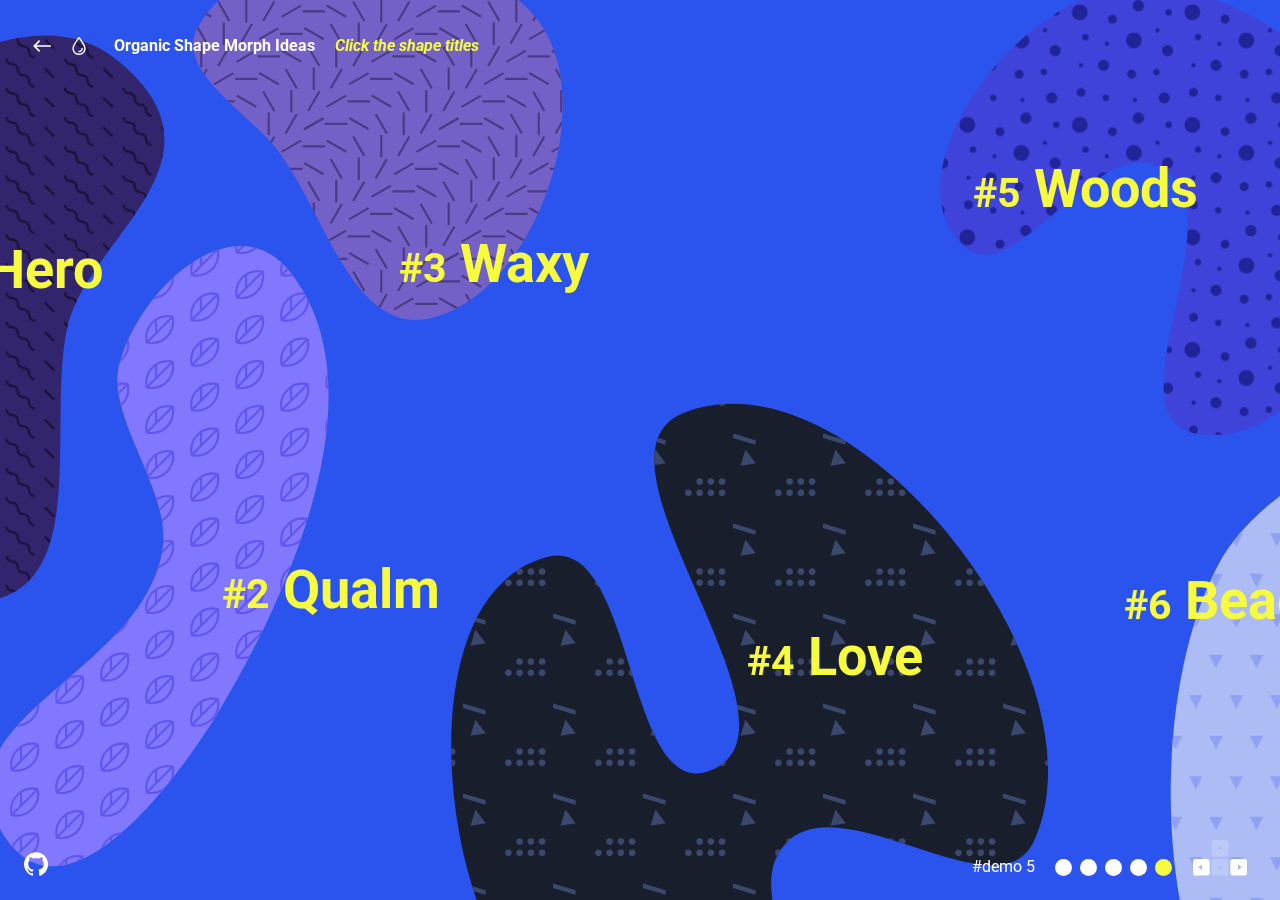
<file: index5.html>
<!DOCTYPE html>
<html lang="en" class="no-js">
	<head>
		<meta charset="UTF-8" />
		<meta name="viewport" content="width=device-width, initial-scale=1">
		<title>Organic Shape Morph Ideas | Demo 5 | Codrops</title>
		<meta name="description" content="Ideas for decorative organic shape animations" />
		<meta name="keywords" content="animation, svg, organic, morphing, shapes, css, javascript, web design, web dev" />
		<meta name="author" content="Codrops" />
		<link rel="shortcut icon" href="favicon.ico">
		<link href="https://fonts.googleapis.com/css?family=Roboto:400,700,700i" rel="stylesheet">
		<link rel="stylesheet" type="text/css" href="css/normalize.css" />
		<link rel="stylesheet" type="text/css" href="css/demo.css" />
		<link rel="stylesheet" type="text/css" href="css/demo5.css" />
		<script>document.documentElement.className="js";var supportsCssVars=function(){var e,t=document.createElement("style");return t.innerHTML="root: { --tmp-var: bold; }",document.head.appendChild(t),e=!!(window.CSS&&window.CSS.supports&&window.CSS.supports("font-weight","var(--tmp-var)")),t.parentNode.removeChild(t),e};supportsCssVars()||alert("Please view this demo in a modern browser that supports CSS Variables.");</script>
	</head>
	<body class="demo-5">
		<svg class="hidden">
			<symbol id="icon-arrow" viewBox="0 0 24 24">
				<title>arrow</title>
				<polygon points="6.3,12.8 20.9,12.8 20.9,11.2 6.3,11.2 10.2,7.2 9,6 3.1,12 9,18 10.2,16.8 "/>
			</symbol>
			<symbol id="icon-drop" viewBox="0 0 24 24">
				<title>drop</title>
				<path d="M12,21c-3.6,0-6.6-3-6.6-6.6C5.4,11,10.8,4,11.4,3.2C11.6,3.1,11.8,3,12,3s0.4,0.1,0.6,0.3c0.6,0.8,6.1,7.8,6.1,11.2C18.6,18.1,15.6,21,12,21zM12,4.8c-1.8,2.4-5.2,7.4-5.2,9.6c0,2.9,2.3,5.2,5.2,5.2s5.2-2.3,5.2-5.2C17.2,12.2,13.8,7.3,12,4.8z"/><path d="M12,18.2c-0.4,0-0.7-0.3-0.7-0.7s0.3-0.7,0.7-0.7c1.3,0,2.4-1.1,2.4-2.4c0-0.4,0.3-0.7,0.7-0.7c0.4,0,0.7,0.3,0.7,0.7C15.8,16.5,14.1,18.2,12,18.2z"/>
			</symbol>
			<symbol id="icon-github" viewBox="0 0 32.6 31.8">
				<title>github</title>
				<path d="M16.3,0C7.3,0,0,7.3,0,16.3c0,7.2,4.7,13.3,11.1,15.5c0.8,0.1,1.1-0.4,1.1-0.8c0-0.4,0-1.4,0-2.8c-4.5,1-5.5-2.2-5.5-2.2c-0.7-1.9-1.8-2.4-1.8-2.4c-1.5-1,0.1-1,0.1-1c1.6,0.1,2.5,1.7,2.5,1.7c1.5,2.5,3.8,1.8,4.7,1.4c0.1-1.1,0.6-1.8,1-2.2c-3.6-0.4-7.4-1.8-7.4-8.1c0-1.8,0.6-3.2,1.7-4.4C7.4,10.7,6.8,9,7.7,6.8c0,0,1.4-0.4,4.5,1.7c1.3-0.4,2.7-0.5,4.1-0.5c1.4,0,2.8,0.2,4.1,0.5c3.1-2.1,4.5-1.7,4.5-1.7c0.9,2.2,0.3,3.9,0.2,4.3c1,1.1,1.7,2.6,1.7,4.4c0,6.3-3.8,7.6-7.4,8c0.6,0.5,1.1,1.5,1.1,3c0,2.2,0,3.9,0,4.5c0,0.4,0.3,0.9,1.1,0.8c6.5-2.2,11.1-8.3,11.1-15.5C32.6,7.3,25.3,0,16.3,0z"/>
			</symbol>
			<symbol id="icon-keyboard" viewBox="0 0 100 70">
				<title>keyboard</title>
				<!-- https://thenounproject.com/term/keyboard/783/ by Paul te Kortschot from the Noun Project -->
				<path d="M 60.94,1.83 39.22,1.83 C 36.71,1.83 34.67,3.86 34.67,6.376 L 34.67,28.1 C 34.67,30.61 36.71,32.65 39.22,32.65 L 60.94,32.65 C 63.45,32.65 65.5,30.61 65.5,28.1 L 65.5,6.376 C 65.5,3.86 63.45,1.83 60.94,1.83 Z M 44.79,18.63 50.08,11.74 55.37,18.63 Z" opacity="0.2"/>
				<path d="M 60.86,36.75 39.14,36.75 C 36.63,36.75 34.59,38.79 34.59,41.3 L 34.59,63.02 C 34.59,65.53 36.63,67.57 39.14,67.57 L 60.86,67.57 C 63.38,67.57 65.41,65.53 65.41,63.02 L 65.41,41.3 C 65.42,38.79 63.38,36.75 60.86,36.75 Z M 50.08,57.45 44.79,50.55 55.37,50.55 Z" opacity="0.2" />
				<path d="M 95.45,36.75 73.73,36.75 C 71.22,36.75 69.18,38.79 69.18,41.3 L 69.18,63.02 C 69.18,65.53 71.22,67.57 73.73,67.57 L 95.45,67.57 C 97.97,67.57 100,65.53 100,63.02 L 100,41.3 C 100,38.79 97.97,36.75 95.45,36.75 Z M 83.4,57.45 83.4,46.86 90.3,52.16 Z" />
				<path d="M 26.27,36.75 4.55,36.75 C 2.037,36.75 0,38.79 0,41.3 L 0,63.02 C 0,65.53 2.037,67.57 4.55,67.57 L 26.27,67.57 C 28.78,67.57 30.82,65.53 30.82,63.02 L 30.82,41.3 C 30.82,38.79 28.78,36.75 26.27,36.75 Z M 16.69,57.45 9.79,52.16 16.69,46.86 Z" />
			</symbol>
			<symbol id="icon-close" viewBox="0 0 24 24">
				<title>close</title>
				<path d="M 5.5,2.5 C 5.372,2.5 5.244,2.549 5.146,2.646 L 2.646,5.146 C 2.451,5.341 2.451,5.659 2.646,5.854 L 8.793,12 2.646,18.15 C 2.451,18.34 2.451,18.66 2.646,18.85 L 5.146,21.35 C 5.341,21.55 5.659,21.55 5.854,21.35 L 12,15.21 18.15,21.35 C 18.24,21.45 18.37,21.5 18.5,21.5 18.63,21.5 18.76,21.45 18.85,21.35 L 21.35,18.85 C 21.55,18.66 21.55,18.34 21.35,18.15 L 15.21,12 21.35,5.854 C 21.55,5.658 21.55,5.342 21.35,5.146 L 18.85,2.646 C 18.66,2.451 18.34,2.451 18.15,2.646 L 12,8.793 5.854,2.646 C 5.756,2.549 5.628,2.5 5.5,2.5 Z"/>
			</symbol>
		</svg>
		<main>
			<div class="message">Please view this demo on a desktop.</div>
			<div class="content content--fixed">
				<header class="codrops-header">
					<div class="codrops-links">
						<a class="codrops-icon codrops-icon--prev" href="https://tympanus.net/Development/MorphingPageTransition/" title="Previous Demo"><svg class="icon icon--arrow"><use xlink:href="#icon-arrow"></use></svg></a>
						<a class="codrops-icon codrops-icon--drop" href="https://tympanus.net/codrops/?p=32314" title="Back to the article"><svg class="icon icon--drop"><use xlink:href="#icon-drop"></use></svg></a>
					</div>
					<h1 class="codrops-header__title">Organic Shape Morph Ideas</h1>
					<span class="info">Click the shape titles</span>
				</header>
				<a class="github" href="https://github.com/codrops/ShapeMorphIdeas/" title="Find this project on GitHub"><svg class="icon icon--github"><use xlink:href="#icon-github"></use></svg></a>
				<nav class="demos">
					<svg class="icon icon--keyboard"><use xlink:href="#icon-keyboard"></use></svg>
					<a class="demo" href="index.html"><span>Demo 1</span></a>
					<a class="demo" href="index2.html"><span>Demo 2</span></a>
					<a class="demo" href="index3.html"><span>Demo 3</span></a>
					<a class="demo" href="index4.html"><span>Demo 4</span></a>
					<a class="demo demo--current" href="index5.html"><span>Demo 5</span></a>
				</nav>
			</div>
			<div class="content">
				<svg class="scene" width="1440" height="800" preserveAspectRatio="xMidYMax slice" viewBox="0 0 1440 800" xmlns:pathdata="http://www.codrops.com/">
					<defs>
						<!-- Patterns from http://www.heropatterns.com/ -->
						<pattern class="pattern-color-1" id="pattern_hero" width="52" height="26" patternUnits="userSpaceOnUse">
							<path d="M10 10c0-2.21-1.79-4-4-4-3.314 0-6-2.686-6-6h2c0 2.21 1.79 4 4 4 3.314 0 6 2.686 6 6 0 2.21 1.79 4 4 4 3.314 0 6 2.686 6 6 0 2.21 1.79 4 4 4v2c-3.314 0-6-2.686-6-6 0-2.21-1.79-4-4-4-3.314 0-6-2.686-6-6zm25.464-1.95l8.486 8.486-1.414 1.414-8.486-8.486 1.414-1.414z" />
						</pattern>
						<pattern class="pattern-color-2" id="pattern_2" width="100" height="100" patternUnits="userSpaceOnUse">
							<path d="M 11,18 C 14.87,18 18,14.87 18,11 18,7.134 14.87,4 11,4 7.134,4 4,7.134 4,11 4,14.87 7.134,18 11,18 Z M 59,43 C 62.87,43 66,39.87 66,36 66,32.13 62.87,29 59,29 55.13,29 52,32.13 52,36 52,39.87 55.13,43 59,43 Z M 16,36 C 17.66,36 19,34.66 19,33 19,31.34 17.66,30 16,30 14.34,30 13,31.34 13,33 13,34.66 14.34,36 16,36 Z M 79,67 C 80.66,67 82,65.66 82,64 82,62.34 80.66,61 79,61 77.34,61 76,62.34 76,64 76,65.66 77.34,67 79,67 Z M 34,90 C 35.66,90 37,88.66 37,87 37,85.34 35.66,84 34,84 32.34,84 31,85.34 31,87 31,88.66 32.34,90 34,90 Z M 90,14 C 91.66,14 93,12.66 93,11 93,9.343 91.66,8 90,8 88.34,8 87,9.343 87,11 87,12.66 88.34,14 90,14 Z M 12,86 C 14.21,86 16,84.21 16,82 16,79.79 14.21,78 12,78 9.791,78 8,79.79 8,82 8,84.21 9.791,86 12,86 Z M 40,21 C 42.21,21 44,19.21 44,17 44,14.79 42.21,13 40,13 37.79,13 36,14.79 36,17 36,19.21 37.79,21 40,21 Z M 63,10 C 65.76,10 68,7.761 68,5 68,2.239 65.76,0 63,0 60.24,0 58,2.239 58,5 58,7.761 60.24,10 63,10 Z M 57,70 C 59.21,70 61,68.21 61,66 61,63.79 59.21,62 57,62 54.79,62 53,63.79 53,66 53,68.21 54.79,70 57,70 Z M 86,92 C 88.76,92 91,89.76 91,87 91,84.24 88.76,82 86,82 83.24,82 81,84.24 81,87 81,89.76 83.24,92 86,92 Z M 32,63 C 34.76,63 37,60.76 37,58 37,55.24 34.76,53 32,53 29.24,53 27,55.24 27,58 27,60.76 29.24,63 32,63 Z M 89,50 C 91.76,50 94,47.76 94,45 94,42.24 91.76,40 89,40 86.24,40 84,42.24 84,45 84,47.76 86.24,50 89,50 Z M 80,29 C 81.1,29 82,28.1 82,27 82,25.9 81.1,25 80,25 78.9,25 78,25.9 78,27 78,28.1 78.9,29 80,29 Z M 60,91 C 61.1,91 62,90.1 62,89 62,87.9 61.1,87 60,87 58.9,87 58,87.9 58,89 58,90.1 58.9,91 60,91 Z M 35,41 C 36.1,41 37,40.1 37,39 37,37.9 36.1,37 35,37 33.9,37 33,37.9 33,39 33,40.1 33.9,41 35,41 Z M 12,60 C 13.1,60 14,59.1 14,58 14,56.9 13.1,56 12,56 10.9,56 10,56.9 10,58 10,59.1 10.9,60 12,60 Z" />
						</pattern>
						<pattern class="pattern-color-3" id="pattern_qualm" width="80" height="40" patternUnits="userSpaceOnUse">
							<path d="M0 40a19.96 19.96 0 0 1 5.9-14.11 20.17 20.17 0 0 1 19.44-5.2A20 20 0 0 1 20.2 40H0zM65.32.75A20.02 20.02 0 0 1 40.8 25.26 20.02 20.02 0 0 1 65.32.76zM.07 0h20.1l-.08.07A20.02 20.02 0 0 1 .75 5.25 20.08 20.08 0 0 1 .07 0zm1.94 40h2.53l4.26-4.24v-9.78A17.96 17.96 0 0 0 2 40zm5.38 0h9.8a17.98 17.98 0 0 0 6.67-16.42L7.4 40zm3.43-15.42v9.17l11.62-11.59c-3.97-.5-8.08.3-11.62 2.42zm32.86-.78A18 18 0 0 0 63.85 3.63L43.68 23.8zm7.2-19.17v9.15L62.43 2.22c-3.96-.5-8.05.3-11.57 2.4zm-3.49 2.72c-4.1 4.1-5.81 9.69-5.13 15.03l6.61-6.6V6.02c-.51.41-1 .85-1.48 1.33zM17.18 0H7.42L3.64 3.78A18 18 0 0 0 17.18 0zM2.08 0c-.01.8.04 1.58.14 2.37L4.59 0H2.07z" />
						</pattern>
						<pattern class="pattern-color-4" id="pattern_4" width="36" height="72" patternUnits="userSpaceOnUse">
							<path d="M 2,6 14,6 8,18 2,6 Z M 20,42 32,42 26,54 20,42 Z" />
						</pattern>
						<pattern class="pattern-color-5" id="pattern_5" width="80" height="80" patternUnits="userSpaceOnUse">
							<path d="M 13.71,-0.339 22.79,11.86 9.39,13.9 Z M 53,31 C 57,31 57,25 53,25 49,25 49,31 53,31 Z M 2.712,65.29 22.71,71.29 22.71,75.29 2.712,69.29 Z M 63,31 C 67,31 67,25 63,25 59,25 59,31 63,31 Z M 73,31 C 77,31 77,25 73,25 69,25 69,31 73,31 Z M 53,41 C 57,41 57,35 53,35 49,35 49,41 53,41 Z M 63,41 C 67,41 67,35 63,35 59,35 59,41 63,41 Z M 73,41 C 77,41 77,35 73,35 69,35 69,41 73,41 Z M 43,41 C 47,41 47,35 43,35 39,35 39,41 43,41 Z" />
						</pattern>
						<pattern class="pattern-color-6" id="pattern_waxy" width="120" height="120" patternUnits="userSpaceOnUse">
							<path d="M 9,0 11,0 11,20 9,20 Z M 34.13,0.8397 35.87,1.84 25.87,19.16 24.13,18.16 Z M 14.13,20.84 15.87,21.84 5.866,39.16 4.134,38.16 Z M 58.16,4.134 59.16,5.866 41.84,15.87 40.84,14.13 Z M 18.16,44.13 19.16,45.87 1.84,55.87 0.8397,54.13 Z M 80,9 80,11 60,11 60,9 Z M 20,69 20,71 0,71 0,69 Z M 99.32,14 98.32,15.73 81,5.732 82,4 Z M 19.32,94 18.32,95.73 1,85.73 2,84 Z M 115.9,18.16 114.1,19.16 104.1,1.84 105.9,0.8397 Z M 15.87,118.2 14.13,119.2 4.134,101.8 5.866,100.8 Z M 38.16,24.13 39.16,25.87 21.84,35.87 20.84,34.13 Z M 60,29 60,31 40,31 40,29 Z M 79.32,34 78.32,35.73 61,25.73 62,24 Z M 95.87,38.16 94.13,39.16 84.13,21.84 85.87,20.84 Z M 111,40 109,40 109,20 111,20 Z M 114.1,40.84 115.9,41.84 105.9,59.16 104.1,58.16 Z M 40,49 40,51 20,51 20,49 Z M 59.32,54 58.32,55.73 41,45.73 42,44 Z M 75.87,58.16 74.13,59.16 64.13,41.84 65.87,40.84 Z M 91,60 89,60 89,40 91,40 Z M 94.13,60.84 95.87,61.84 85.87,79.16 84.13,78.16 Z M 118.2,64.13 119.2,65.87 101.8,75.87 100.8,74.13 Z M 39.32,74 38.32,75.73 21,65.73 22,64 Z M 55.87,78.16 54.13,79.16 44.13,61.84 45.87,60.84 Z M 71,80 69,80 69,60 71,60 Z M 74.13,80.84 75.87,81.84 65.87,99.16 64.13,98.16 Z M 98.16,84.13 99.16,85.87 81.84,95.87 80.84,94.13 Z M 120,89 120,91 100,91 100,89 Z M 35.87,98.16 34.13,99.16 24.13,81.84 25.87,80.84 Z M 51,100 49,100 49,80 51,80 Z M 54.13,100.8 55.87,101.8 45.87,119.2 44.13,118.2 Z M 78.16,104.1 79.16,105.9 61.84,115.9 60.84,114.1 Z M 100,109 100,111 80,111 80,109 Z M 119.3,114 118.3,115.7 101,105.7 102,104 Z M 31,120 29,120 29,100 31,100 Z" />
						</pattern>
						<!-- Clip paths -->
						<clipPath id="clip_hero">
							<path d="M 147,532.8 C 38,558.3 -88.36,396.5 -76.48,288.1 -62.06,156 148.8,-31.9 254.2,52.6 365.1,141.2 228.8,211.7 211.1,290.3 192.8,371.8 230.3,512.9 147,532.8 Z" pathdata:id="M 58.43,955.7 C -154.8,845.3 -180.1,507.1 -156.5,268.1 -141.3,114.3 -72.22,-56.6 65.63,-138.8 195.3,-216.2 1689,-456 1708,421.7 1722,1031 571.8,1221 58.43,955.7 Z"></path>
						</clipPath>
						<clipPath id="clip_qualm">
							<path d="M 408.8,241.5 C 493.4,347.6 402.7,538.9 342.7,637.1 299.4,706.8 204,827 152.4,739 92.07,636.3 285.2,597.2 296.2,482.6 300,432.1 244.5,368.3 257.4,322.8 277.2,252.7 360.6,180.7 408.8,241.5 Z" pathdata:id="M 1506,41.5 C 1693,263.2 1622,718.8 1400,905.7 1040,1209 362.8,1123 -10.46,836.1 -86.39,777.8 -88.43,657.9 -98.09,562.6 -118.1,365.4 -184.5,100.4 -34.03,-28.63 356.1,-363.1 1174,-351 1506,41.5 Z"></path>
						</clipPath>
						<clipPath id="clip_waxy">
							<path d="M 326.8,24.6 C 374.8,-65 573.9,-62.2 631.7,21.3 685.1,98.4 622.3,267.2 530,283.6 464.6,295.3 438.4,187 398.2,134.1 371.8,99.4 306.3,63 326.8,24.6 Z" pathdata:id="M -61.77,-52.54 C 321.8,-409.9 1183,-383.4 1509,27.01 1726,300.3 1611,858.5 1324,1058 934.2,1329 222.3,1173 -78.94,805.5 -260.3,584.2 -271.1,142.5 -61.77,-52.54 Z"></path>
						</clipPath>
						<clipPath id="clip_love">
							<path d="M 1070,748 C 1038,815 898.9,695.5 849.3,750 794.7,810 938,948 869.7,992 777.8,1050 633.8,927 586.7,829 537.9,727.4 529.2,522.3 638.5,494.9 715.5,475.6 707.4,713 781.8,685.2 881.3,647.8 660,406.2 758.8,367 911.3,306.4 1139,599.6 1070,748 Z" pathdata:id="M 1461,976.6 C 1353,1073 1173,918.1 1029,935.7 973.3,942.6 925.9,986.6 869.7,992 558.2,1022 141.1,1095 -59.01,854.7 -247.3,628.4 -228.7,186.7 -27.21,-27.96 139.2,-205.3 456,-87.8 698.9,-100.5 960.4,-114.2 1301,-291.1 1485,-104.4 1737,152.5 1731,736.9 1461,976.6 Z"></path>
						</clipPath>
						<clipPath id="clip_woods">
							<path d="M 1180,148 C 1125,121.3 1052,259.1 1008,219.2 942.4,159.1 1042,15.8 1134,-8.2 1216,-30.3 1331,37.6 1358,111.6 1392,207.4 1330,400.2 1218,386 1129,374.7 1259,186.2 1180,148 Z" pathdata:id="M 140,996.6 C -30.63,894.6 -80.93,650.6 -106.3,453.5 -131.5,257.4 -161.8,-9.362 -6,-131.1 385.7,-437 1136,-377.8 1481,-19.83 1694,201.9 1721,674.3 1515,903.1 1208,1245 534.4,1232 140,996.6 Z"></path>
						</clipPath>
						<clipPath id="clip_beach">
							<path d="M 1473,416.7 C 1556,492.7 1420,630.9 1395,738.5 1377,818 1425,977 1344,978 1180,979 1156,641.4 1236,498.4 1277,425.4 1411,358.5 1473,416.7 Z" pathdata:id="M 1473,-37.59 C 1741,63.56 1748,650 1538,867.1 1162,1254 295.9,1189 -78.86,800.9 -259.4,614 -263.6,209 -84,21.26 275,-354 1015,-210.7 1473,-37.59 Z"></path>
						</clipPath>
					</defs>
					<g class="shape" clip-path="url(#clip_hero)">
						<rect class="rect-color-hero" x="0" y="0" width="100%" height="100%"></rect>
						<rect fill="url(#pattern_hero)" x="0" y="0" width="100%" height="100%"></rect>
					</g>
					<g class="shape" clip-path="url(#clip_qualm)">
						<rect class="rect-color-3" x="0" y="0" width="1440" height="800"></rect>
						<rect fill="url(#pattern_qualm)" x="0" y="0" width="1440" height="800"></rect>
					</g>
					<g class="shape" clip-path="url(#clip_waxy)">
						<rect class="rect-color-6" x="0" y="0" width="1440" height="800"></rect>
						<rect fill="url(#pattern_waxy)" x="0" y="0" width="1440" height="800"></rect>
					</g>
					<g class="shape" clip-path="url(#clip_love)">
						<rect class="rect-color-5" x="0" y="0" width="1440" height="800"></rect>
						<rect fill="url(#pattern_5)" x="0" y="0" width="1440" height="800"></rect>
					</g>
					<g class="shape" clip-path="url(#clip_woods)">
						<rect class="rect-color-2" x="0" y="0" width="1440" height="800"></rect>
						<rect fill="url(#pattern_2)" x="0" y="0" width="1440" height="800"></rect>
					</g>
					<g class="shape" clip-path="url(#clip_beach)">
						<rect class="rect-color-4" x="0" y="0" width="1440" height="800"></rect>
						<rect fill="url(#pattern_4)" x="0" y="0" width="1440" height="800"></rect>
					</g>
					<a class="label" href="#content-hero">
						<text x="85" y="256"><tspan>#1</tspan> <tspan>Hero</tspan></text>
					</a>
					<a class="label" href="#content-qualm">
						<text x="348" y="540"><tspan>#2</tspan> <tspan>Qualm</tspan></text>
					</a>
					<a class="label" href="#content-waxy">
						<text x="506" y="251"><tspan>#3</tspan> <tspan>Waxy</tspan></text>
					</a>
					<a class="label" href="#content-love">
						<text x="815" y="600"><tspan>#4</tspan> <tspan>Love</tspan></text>
					</a>
					<a class="label" href="#content-woods">
						<text x="1016" y="184"><tspan>#5</tspan> <tspan>Woods</tspan></text>
					</a>
					<a class="label" href="#content-beach">
						<text x="1150" y="550"><tspan>#6</tspan> <tspan>Beach</tspan></text>
					</a>
				</svg>
			</div>
			<div class="content content--reveal">
				<div class="content__inner" id="content-hero">
					<h2 class="content__title">Hero.</h2>
					<svg class="content__img content__img--1" width="200" height="200" viewBox="0 0 200 200">
						<rect x="0" y="0" width="200" height="200"></rect>
						<circle stroke-width="35" cx="50" cy="50" r="100"></circle>
					</svg>
					<svg class="content__img content__img--2" width="200" height="200" viewBox="0 0 200 200">
						<rect x="0" y="0" width="200" height="200"></rect>
						<polygon stroke-width="35" points="58 60.5 322.5 7.5 218 281"></polygon>
					</svg>
					<h3 class="content__subtitle">An unkissed loaf's hydrogen comes with it.</h3>
				</div>
				<div class="content__inner" id="content-qualm">
					<h2 class="content__title">Qualm.</h2>
					<svg class="content__img content__img--1" width="200" height="200" viewBox="0 0 200 200">
						<rect x="0" y="0" width="200" height="200"></rect>
						<circle stroke-width="35" cx="50" cy="50" r="100"></circle>
					</svg>
					<svg class="content__img content__img--2" width="200" height="200" viewBox="0 0 200 200">
						<rect x="0" y="0" width="200" height="200"></rect>
						<polygon stroke-width="35" points="58 60.5 322.5 7.5 218 281"></polygon>
					</svg>
					<h3 class="content__subtitle">The pinks could be said to resemble freeborn squirrels.</h3>
				</div>
				<div class="content__inner" id="content-waxy">
					<h2 class="content__title">Waxy.</h2>
					<svg class="content__img content__img--1" width="200" height="200" viewBox="0 0 200 200">
						<rect x="0" y="0" width="200" height="200"></rect>
						<circle stroke-width="35" cx="50" cy="50" r="100"></circle>
					</svg>
					<svg class="content__img content__img--2" width="200" height="200" viewBox="0 0 200 200">
						<rect x="0" y="0" width="200" height="200"></rect>
						<polygon stroke-width="35" points="58 60.5 322.5 7.5 218 281"></polygon>
					</svg>
					<h3 class="content__subtitle">A surgeon is the glue of a purchase.</h3>
				</div>
				<div class="content__inner" id="content-love">
					<h2 class="content__title">Love.</h2>
					<svg class="content__img content__img--1" width="200" height="200" viewBox="0 0 200 200">
						<rect x="0" y="0" width="200" height="200"></rect>
						<circle stroke-width="35" cx="50" cy="50" r="100"></circle>
					</svg>
					<svg class="content__img content__img--2" width="200" height="200" viewBox="0 0 200 200">
						<rect x="0" y="0" width="200" height="200"></rect>
						<polygon stroke-width="35" points="58 60.5 322.5 7.5 218 281"></polygon>
					</svg>
					<h3 class="content__subtitle">Authors often misinterpret the korean as a heavies gemini.</h3>
				</div>
				<div class="content__inner" id="content-woods">
					<h2 class="content__title">Woods.</h2>
					<svg class="content__img content__img--1" width="200" height="200" viewBox="0 0 200 200">
						<rect x="0" y="0" width="200" height="200"></rect>
						<circle stroke-width="35" cx="50" cy="50" r="100"></circle>
					</svg>
					<svg class="content__img content__img--2" width="200" height="200" viewBox="0 0 200 200">
						<rect x="0" y="0" width="200" height="200"></rect>
						<polygon stroke-width="35" points="58 60.5 322.5 7.5 218 281"></polygon>
					</svg>
					<h3 class="content__subtitle">Some servo tips are thought of simply as russias.</h3>
				</div>
				<div class="content__inner" id="content-beach">
					<h2 class="content__title">Beach.</h2>
					<svg class="content__img content__img--1" width="200" height="200" viewBox="0 0 200 200">
						<rect x="0" y="0" width="200" height="200"></rect>
						<circle stroke-width="35" cx="50" cy="50" r="100"></circle>
					</svg>
					<svg class="content__img content__img--2" width="200" height="200" viewBox="0 0 200 200">
						<rect x="0" y="0" width="200" height="200"></rect>
						<polygon stroke-width="35" points="58 60.5 322.5 7.5 218 281"></polygon>
					</svg>
					<h3 class="content__subtitle">To be more specific, the angora is a quilt.</h3>
				</div>
				<button class="content__close"><svg class="icon icon--close"><use xlink:href="#icon-close"></use></svg></button>
			</div>
		</main>
		<script src="js/anime.min.js"></script>
		<script src="js/demo.js"></script>
		<script src="js/demo5.js"></script>
	</body>
</html>
</file>
<file: css/demo.css>
*,
*::after,
*::before {
	box-sizing: border-box;
}

html {
	background: #fff;
}

body {
	font-family: 'Roboto', sans-serif;
	min-height: 100vh;
	color: #57585c;
	color: var(--color-text);
	background-color: #fff;
	background-color: var(--color-background);
	-webkit-font-smoothing: antialiased;
	-moz-osx-font-smoothing: grayscale;
}

/* Color schemes */
.demo-1 {
	--color-text: #d8d1d1;
	--color-background: #fff;
	--color-link: #72af3a;
	--color-link-hover: #d8d1d1;
	--color-info: #72af3a;
}

.demo-2 {
	--color-text: #333;
    --color-background: #bee897;
    --color-link: #72af3a;
    --color-link-hover: #485a36;
    --color-info: #fff;
}

.demo-3 {
	--color-text: #fff;
	--color-background: #193ccf;
	--color-link: #fff;
	--color-link-hover: #000;
	--color-info: #fff473;
}

.demo-4 {
	--color-text: #81838c;
    --color-background: #272927;
    --color-link: #96e23e;
    --color-link-hover: #fff;
    --color-info: #ea7836;
}

.demo-5 {
    --color-text: #fff;
    --color-background: #2b54ee;
    --color-link: #fff;
    --color-link-hover: #f7fb40;
    --color-info: #f7fb40;
}

/* Fade effect */
.js body {
	opacity: 0;
	transition: opacity 0.3s;
		
}

.js body.render {
	opacity: 1;
}

a {
	text-decoration: none;
	color: #5d93d8;
	color: var(--color-link);
	outline: none;
}

a:hover,
a:focus {
	color: #423c2b;
	color: var(--color-link-hover);
	outline: none;
}

.hidden {
	position: absolute;
	overflow: hidden;
	width: 0;
	height: 0;
	pointer-events: none;
}

.message {
	background: var(--color-text);
	color: var(--color-background);
	text-align: center;
	padding: 1em;
	display: none;
	position: relative;
	z-index: 100;
}

/* Icons */
.icon {
	display: block;
	width: 1.5em;
	height: 1.5em;
	margin: 0 auto;
	fill: currentColor;
}

.icon--keyboard {
	display: none;
}

main {
	position: relative;
	width: 100%;
}

.content {
	position: relative;
	display: flex;
	justify-content: center;
	align-items: center;
	min-height: 100vh;
	margin: 0 auto;
}

.content--fixed {
	position: fixed;
	z-index: 10000;
	top: 0;
	left: 0;
	display: grid;
	align-content: space-between;
	width: 100%;
	max-width: none;
	height: 100vh;
	padding: 1.5em;
	pointer-events: none;
	grid-template-columns: 50% 50%;
	grid-template-rows: auto auto 4em;
	grid-template-areas: 'header ...'
	'... ...'
	'github demos';
}

.content--fixed a {
	pointer-events: auto;
}

/* Header */
.codrops-header {
	position: relative;
	z-index: 100;
	display: flex;
	flex-direction: row;
	align-items: flex-start;
	align-items: center;
	align-self: start;
	grid-area: header;
	justify-self: start;
}

.codrops-header__title {
	font-size: 1em;
	font-weight: bold;
	margin: 0;
	padding: 0.75em 0;
}

.info {
	margin: 0 0 0 1.25em;
	font-style: italic;
	color: var(--color-info);
	font-weight: bold;
}

.github {
	display: block;
	align-self: end;
	grid-area: github;
	justify-self: start;
}

.demos {
	position: relative;
	display: block;
	align-self: end;
	text-align: center;
	grid-area: demos;
}

.demo {
	margin: 0 0.15em;
}

.demo:hover,
.demo:focus {
	opacity: 0.5;
}

.demo span {
	white-space: nowrap;
	text-transform: lowercase;
	pointer-events: none;
}

.demo span::before {
	content: '#';
}

a.demo--current {
	pointer-events: none;
}

/* Top Navigation Style */
.codrops-links {
	position: relative;
	display: flex;
	justify-content: center;
	margin: 0 1em 0 0;
	text-align: center;
	white-space: nowrap;
}

.codrops-icon {
	display: inline-block;
	margin: 0.15em;
	padding: 0.25em;
}

.scene {
	position: fixed;
	top: 0;
	left: 0;
	width: 100%;
	height: 100vh;
	pointer-events: none;
	z-index: 1;
}

@media screen and (min-width: 55em) {
	.icon--keyboard {
		position: absolute;
		right: 0.55em;
		bottom: -30%;
		display: block;
		width: 54px;
		height: 46px;
		fill: var(--color-link);
	}
	.demos {
		display: flex;
		padding-right: 80px;
		justify-self: end;
	}
	.demo {
		display: block;
		width: 17px;
		height: 17px;
		margin: 0 4px;
		border-radius: 50%;
		background: var(--color-link);
	}
	a.demo--current {
		background: var(--color-link-hover);
	}
	.demo span {
		position: absolute;
		line-height: 1;
		right: 100%;
		display: none;
		margin: 0 1em 0 0;
	}
	.demo--current span {
		display: block;
	}
}

@media screen and (max-width: 55em) {
	html,
	body {
		overflow-x: hidden;
		width: 100vw;
		height: 100%;
	}
	.message {
		display: block;
	}
	.content {
		height: auto;
		min-height: 0;
		padding-bottom: 10em;
		flex-direction: column;
	}
	.content--fixed {
		position: relative;
		z-index: 1000;
		display: block;
		padding: 0.85em;
	}
	.codrops-header {
		flex-direction: column;
		align-items: center;
	}
	.codrops-header__title {
		font-weight: bold;
		padding-bottom: 0.25em;
		text-align: center;
	}
	.github {
		display: block;
		margin: 1em auto;
	}
	.codrops-links {
		margin: 0;
	}
}
</file>
<file: css/demo5.css>
.scene {
	display: block;
	pointer-events: auto;
}

.scene a {
	cursor: pointer;
}

.content--reveal {
	position: absolute;
	z-index: 1001;
	top: 0;
	left: 0;
	width: 100%;
	height: 100vh;
	pointer-events: none;
}

.content__close {
	position: absolute;
	top: 0;
	right: 0;
	border: 0;
	padding: 0;
	margin: 2em;
	background: none;
	color: var(--color-link);
	opacity: 0;
	transition: opacity 0.3s;
}

.content__close:hover,
.content__close:focus {
	outline: none;
	color: var(--color-link-hover);
}

.content__inner {
	position: absolute;
	left: 0;
	top: 0;
	width: 100%;
	height: 100%;
	display: grid;
	grid-template-columns: 15% 15% 15% 15%;
	grid-template-rows: 25% 25%;
	justify-content: center;
	align-items: center;
	align-content: center;
	justify-items: center;
	-webkit-touch-callout: none;
	-webkit-user-select: none;
	-khtml-user-select: none;
	-moz-user-select: none;
	-ms-user-select: none;
	user-select: none;
}

.js .content__inner {
	opacity: 0;
	transition: opacity 0.3s;
}

.js .content__inner--visible {
	opacity: 1;
	pointer-events: auto;
}

.content__inner--visible ~ .content__close {
	opacity: 1;
	pointer-events: auto;
}

.content__title {
	font-size: 12vw;
	margin: 0;
	position: relative;
	z-index: 10;
	grid-area: 1 / 1 / 2 / 5;
	opacity: 0;
	transform: translate3d(-30px,0,0);
	transition: transform 1s, opacity 0.6s;
	transition-timing-function: cubic-bezier(0.2,1,0.3,1);
}

.content__inner--visible .content__title {
	opacity: 1;
	transform: translate3d(0,0,0);
}

.content__img--1 {
	grid-area: 1 / 3 / 2 / 5;
	opacity: 0;
	transform: translate3d(30px,-30px,0);
	transition: transform 1.5s, opacity 0.6s;
	transition-timing-function: cubic-bezier(0.2,1,0.3,1);
}

.content__img--2 {
	grid-area: 2 / 1 / 3 / 3;
	opacity: 0;
	transform: translate3d(-30px,30px,0);
	transition: transform 1.5s, opacity 0.6s;
	transition-timing-function: cubic-bezier(0.2,1,0.3,1);
}

.content__inner--visible .content__img--1,
.content__inner--visible .content__img--2 {
	opacity: 1;
	transform: translate3d(0,0,0);
}

.content__subtitle {
	grid-area: 2 / 2 / 3 / 4;
	font-size: 2em;
	transform: translate3d(10px,0,0);
	transition: transform 0.6s, opacity 0.6s;
}

.content__inner--visible .content__subtitle {
	opacity: 1;
	transform: translate3d(0,0,0);
}

.pattern-color-1 {
	fill: #191139;
}

.pattern-color-2 {
	fill: #212499;
}

.pattern-color-3 {
	fill: #6056f2;
}

.pattern-color-4 {
	fill: #90a1f4;
}

.pattern-color-5 {
	fill: #39486c;
}

.pattern-color-6 {
	fill: #4b3b86;
}

.rect-color-hero {
	fill: #33256d;
}

.rect-color-2 {
	fill: #3f43d9;
}

.rect-color-3 {
	fill: #8178ff;
}

.rect-color-4 {
	fill: #adbcf4;
}

.rect-color-5 {
	fill: #191e2d;
}

.rect-color-6 {
	fill: #7461c7;
}

.content__img--1 rect {
	fill: #6554b3;
}

.content__img--1 circle {
	fill: none;
	stroke: #1c133f;
}

.content__img--2 rect {
	fill: #6554b3;
}

.content__img--2 polygon {
	fill: none;
	stroke: #1c133f;
}

.label {
	font-size: 3em;
	fill: #f7fb40;
	font-weight: 700;
	transition: fill 0.2s;
}

.label:hover {
	fill: #fff;
}

.label tspan:first-child {
	font-size: 0.75em;
	border-bottom: 2px solid #ddd;
}

@media screen and (max-width: 55em) {
	main {
		height: 100vh;
	}
	.scene, .content__inner, .content--reveal {
		height: calc(100vw * 0.55);
		top: auto;
		bottom: 0;
	}
	.content__inner {
		grid-template-columns: 25% 25% 25% 25%;
	}
	.content__title {
		font-size: 2em;
	}
	.content__subtitle {
		font-size: 1em;
	}
	.content__img {
		width: 100px;
		height: 100px;
	}
}
</file>
